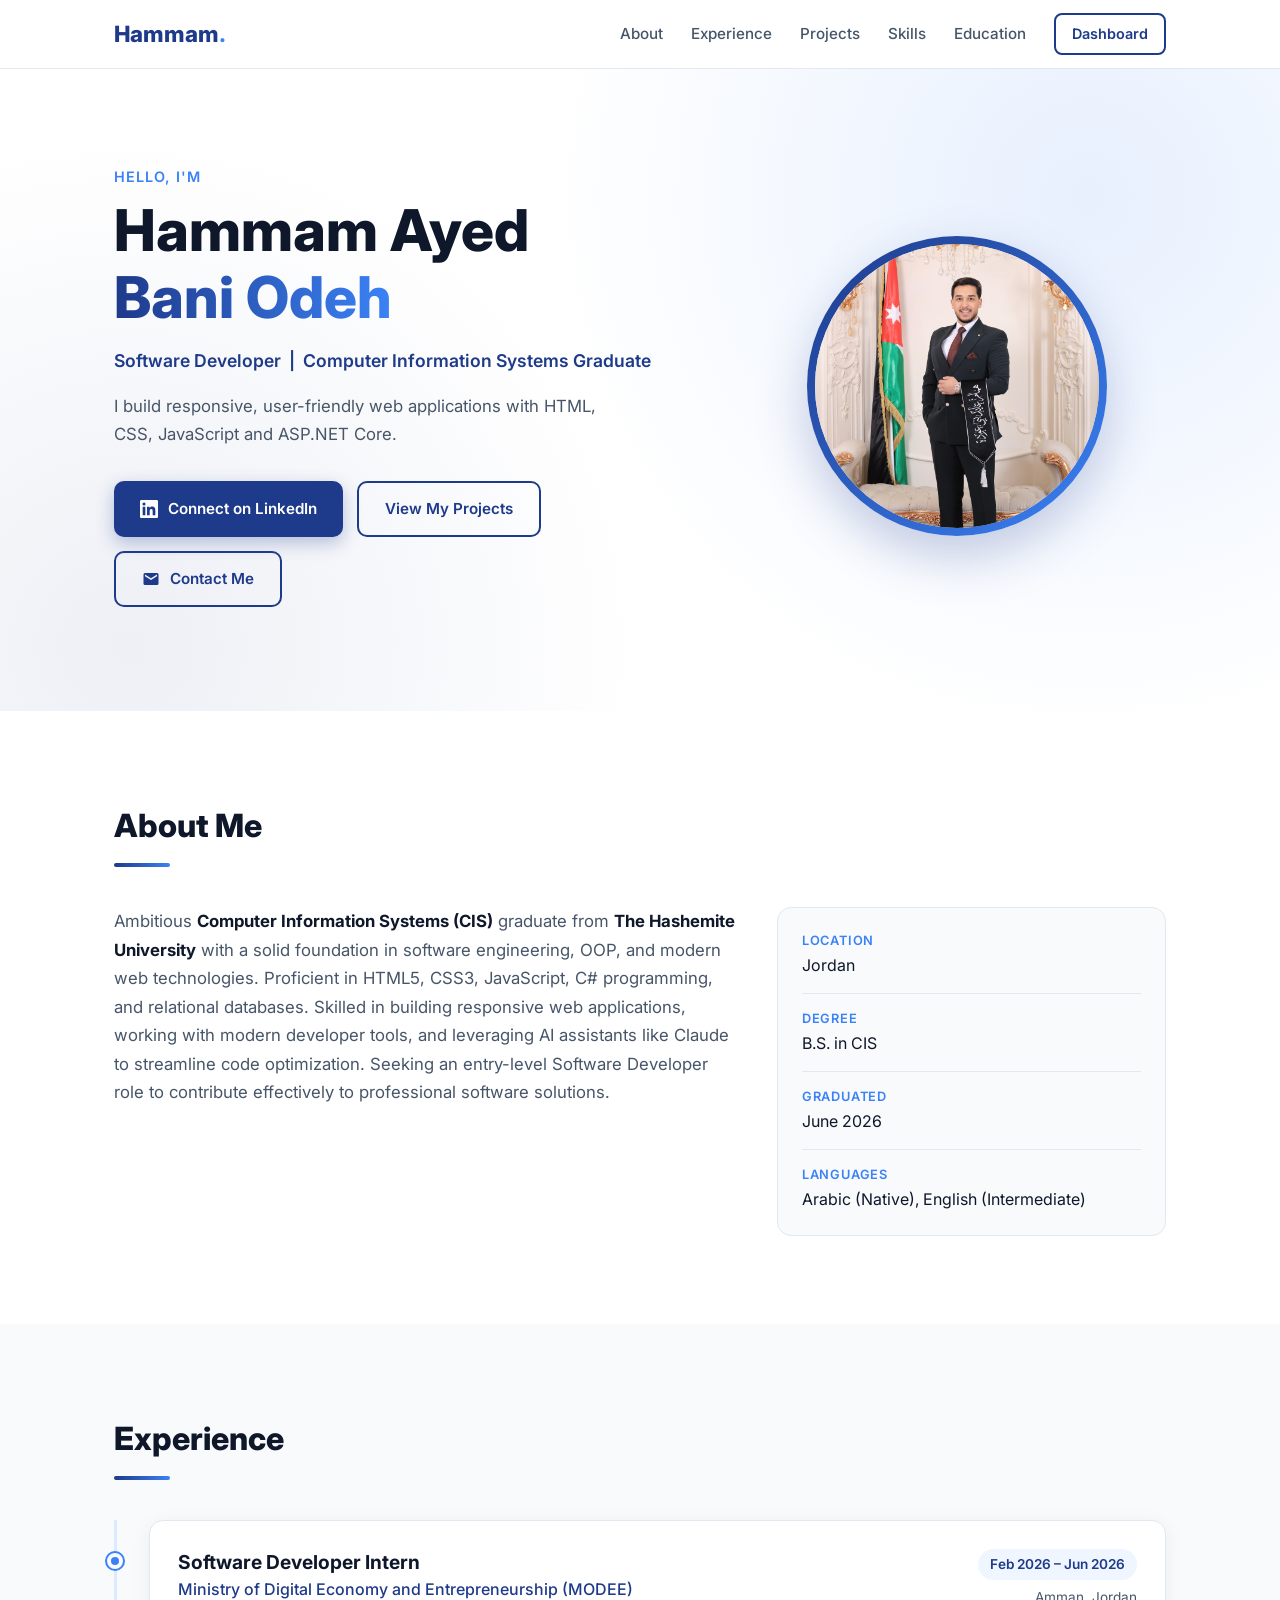
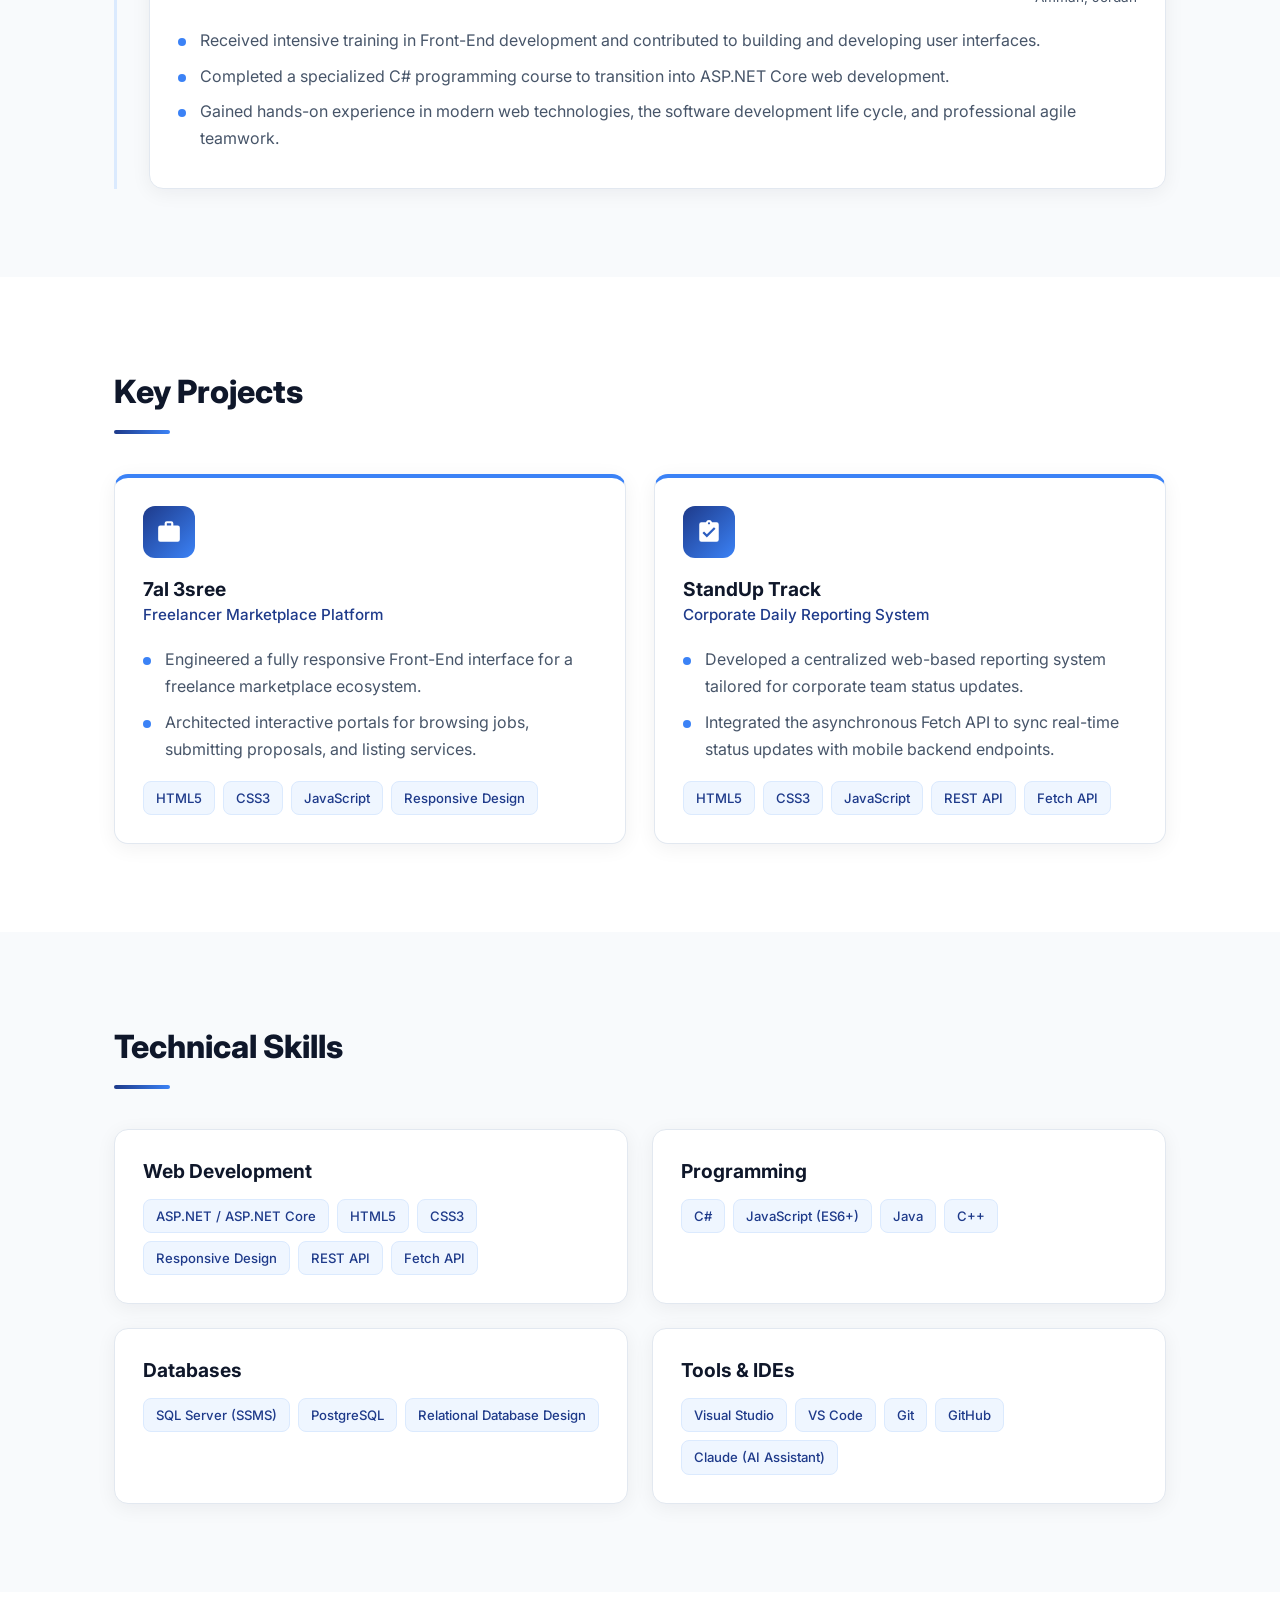
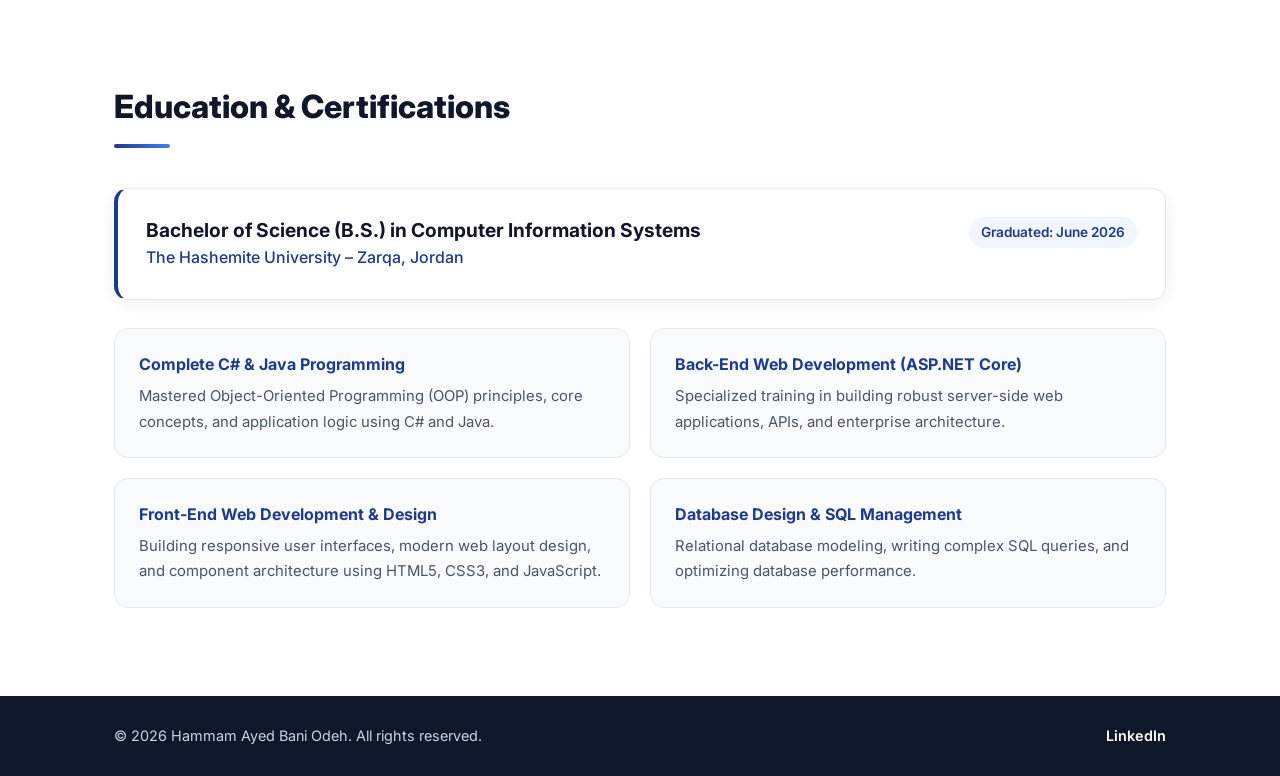
<file: index.html>
<!DOCTYPE html>
<html lang="en">
<head>
  <meta charset="UTF-8">
  <meta name="viewport" content="width=device-width, initial-scale=1.0">
  <meta name="description" content="Hammam Bani Odeh - Software Developer and Computer Information Systems graduate.">
  <title>Hammam Bani Odeh | Software Developer</title>
  <link rel="preconnect" href="https://fonts.googleapis.com">
  <link rel="preconnect" href="https://fonts.gstatic.com" crossorigin>
  <link href="https://fonts.googleapis.com/css2?family=Inter:wght@400;500;600;700;800&display=swap" rel="stylesheet">
  <link rel="stylesheet" href="style.css">
</head>
<body>

  <!-- ===== Navigation ===== -->
  <header class="navbar">
    <div class="container nav-inner">
      <a href="#home" class="logo">Hammam<span>.</span></a>
      <nav class="nav-links">
        <a href="#about">About</a>
        <a href="#experience">Experience</a>
        <a href="#projects">Projects</a>
        <a href="#skills">Skills</a>
        <a href="#education">Education</a>
      </nav>
      <a href="admin.html" class="btn btn-outline btn-sm nav-btn">Dashboard</a>
    </div>
  </header>

  <main>

    <!-- ===== Hero ===== -->
    <section id="home" class="hero">
      <div class="container hero-inner">
        <div class="hero-text">
          <p class="eyebrow">Hello, I'm</p>
          <h1>Hammam Ayed <br><span class="highlight">Bani Odeh</span></h1>
          <p class="role">Software Developer &nbsp;|&nbsp; Computer Information Systems Graduate</p>
          <p class="hero-desc">
            I build responsive, user-friendly web applications with HTML, CSS, JavaScript
            and ASP.NET Core.
          </p>
          <div class="hero-buttons">
            <a href="https://www.linkedin.com/in/hammam-bani-odeh-6130a2422" target="_blank" rel="noopener" class="btn btn-primary">
              <!-- LinkedIn icon -->
              <svg viewBox="0 0 24 24" aria-hidden="true"><path d="M20.45 20.45h-3.56v-5.57c0-1.33-.02-3.04-1.85-3.04-1.85 0-2.14 1.45-2.14 2.94v5.67H9.35V9h3.41v1.56h.05c.48-.9 1.64-1.85 3.37-1.85 3.6 0 4.27 2.37 4.27 5.46v6.28zM5.34 7.43a2.06 2.06 0 1 1 0-4.13 2.06 2.06 0 0 1 0 4.13zM7.12 20.45H3.56V9h3.56v11.45zM22.22 0H1.77C.79 0 0 .77 0 1.73v20.54C0 23.23.79 24 1.77 24h20.45c.98 0 1.78-.77 1.78-1.73V1.73C24 .77 23.2 0 22.22 0z"/></svg>
              Connect on LinkedIn
            </a>
            <a href="#projects" class="btn btn-outline">View My Projects</a>
            <a href="contact.html" class="btn btn-outline">
              <!-- Mail icon -->
              <svg viewBox="0 0 24 24" aria-hidden="true"><path d="M20 4H4a2 2 0 0 0-2 2v12a2 2 0 0 0 2 2h16a2 2 0 0 0 2-2V6a2 2 0 0 0-2-2zm0 4.24-8 5-8-5V6l8 5 8-5v2.24z"/></svg>
              Contact Me
            </a>
          </div>
        </div>

        <!-- Profile photo: put your photo in this folder and name it "profile.jpg" -->
        <div class="hero-photo">
          <div class="avatar">
            <span class="avatar-initials">HB</span>
            <span class="avatar-img" role="img" aria-label="Photo of Hammam Bani Odeh"></span>
          </div>
        </div>
      </div>
    </section>

    <!-- ===== About ===== -->
    <section id="about" class="section">
      <div class="container">
        <h2 class="section-title">About Me</h2>
        <div class="about-grid">
          <p class="about-text">
            Ambitious <strong>Computer Information Systems (CIS)</strong> graduate from
            <strong>The Hashemite University</strong> with a solid foundation in software engineering,
            OOP, and modern web technologies. Proficient in HTML5, CSS3, JavaScript, C# programming,
            and relational databases. Skilled in building responsive web applications, working with
            modern developer tools, and leveraging AI assistants like Claude to streamline code
            optimization. Seeking an entry-level Software Developer role to contribute effectively
            to professional software solutions.
          </p>
          <ul class="quick-facts">
            <li><span class="fact-label">Location</span><span>Jordan</span></li>
            <li><span class="fact-label">Degree</span><span>B.S. in CIS</span></li>
            <li><span class="fact-label">Graduated</span><span>June 2026</span></li>
            <li><span class="fact-label">Languages</span><span>Arabic (Native), English (Intermediate)</span></li>
          </ul>
        </div>
      </div>
    </section>

    <!-- ===== Experience ===== -->
    <section id="experience" class="section section-alt">
      <div class="container">
        <h2 class="section-title">Experience</h2>
        <div class="timeline">
          <article class="timeline-item card">
            <div class="card-header">
              <div>
                <h3>Software Developer Intern</h3>
                <p class="company">Ministry of Digital Economy and Entrepreneurship (MODEE)</p>
              </div>
              <div class="meta">
                <span class="badge">Feb 2026 – Jun 2026</span>
                <span class="location">Amman, Jordan</span>
              </div>
            </div>
            <ul class="bullets">
              <li>Received intensive training in Front-End development and contributed to building and developing user interfaces.</li>
              <li>Completed a specialized C# programming course to transition into ASP.NET Core web development.</li>
              <li>Gained hands-on experience in modern web technologies, the software development life cycle, and professional agile teamwork.</li>
            </ul>
          </article>
        </div>
      </div>
    </section>

    <!-- ===== Projects ===== -->
    <section id="projects" class="section">
      <div class="container">
        <h2 class="section-title">Key Projects</h2>
        <div class="projects-grid">

          <article class="card project-card">
            <div class="project-icon" aria-hidden="true">
              <svg viewBox="0 0 24 24"><path d="M10 2h4a2 2 0 0 1 2 2v2h4a2 2 0 0 1 2 2v11a2 2 0 0 1-2 2H4a2 2 0 0 1-2-2V8a2 2 0 0 1 2-2h4V4a2 2 0 0 1 2-2zm4 4V4h-4v2h4z"/></svg>
            </div>
            <h3>7al 3sree</h3>
            <p class="project-type">Freelancer Marketplace Platform</p>
            <ul class="bullets">
              <li>Engineered a fully responsive Front-End interface for a freelance marketplace ecosystem.</li>
              <li>Architected interactive portals for browsing jobs, submitting proposals, and listing services.</li>
            </ul>
            <div class="tags">
              <span>HTML5</span><span>CSS3</span><span>JavaScript</span><span>Responsive Design</span>
            </div>
          </article>

          <article class="card project-card">
            <div class="project-icon" aria-hidden="true">
              <svg viewBox="0 0 24 24"><path d="M19 3h-4.18A3 3 0 0 0 12 1a3 3 0 0 0-2.82 2H5a2 2 0 0 0-2 2v14a2 2 0 0 0 2 2h14a2 2 0 0 0 2-2V5a2 2 0 0 0-2-2zm-7 0a1 1 0 1 1 0 2 1 1 0 0 1 0-2zm-2 14-4-4 1.41-1.41L10 14.17l6.59-6.59L18 9l-8 8z"/></svg>
            </div>
            <h3>StandUp Track</h3>
            <p class="project-type">Corporate Daily Reporting System</p>
            <ul class="bullets">
              <li>Developed a centralized web-based reporting system tailored for corporate team status updates.</li>
              <li>Integrated the asynchronous Fetch API to sync real-time status updates with mobile backend endpoints.</li>
            </ul>
            <div class="tags">
              <span>HTML5</span><span>CSS3</span><span>JavaScript</span><span>REST API</span><span>Fetch API</span>
            </div>
          </article>

        </div>
      </div>
    </section>

    <!-- ===== Skills ===== -->
    <section id="skills" class="section section-alt">
      <div class="container">
        <h2 class="section-title">Technical Skills</h2>
        <div class="skills-grid">
          <div class="card skill-card">
            <h3>Web Development</h3>
            <div class="tags">
              <span>ASP.NET / ASP.NET Core</span><span>HTML5</span><span>CSS3</span>
              <span>Responsive Design</span><span>REST API</span><span>Fetch API</span>
            </div>
          </div>
          <div class="card skill-card">
            <h3>Programming</h3>
            <div class="tags">
              <span>C#</span><span>JavaScript (ES6+)</span><span>Java</span><span>C++</span>
            </div>
          </div>
          <div class="card skill-card">
            <h3>Databases</h3>
            <div class="tags">
              <span>SQL Server (SSMS)</span><span>PostgreSQL</span><span>Relational Database Design</span>
            </div>
          </div>
          <div class="card skill-card">
            <h3>Tools &amp; IDEs</h3>
            <div class="tags">
              <span>Visual Studio</span><span>VS Code</span><span>Git</span><span>GitHub</span><span>Claude (AI Assistant)</span>
            </div>
          </div>
        </div>
      </div>
    </section>

    <!-- ===== Education & Certifications ===== -->
    <section id="education" class="section">
      <div class="container">
        <h2 class="section-title">Education &amp; Certifications</h2>

        <article class="card edu-card">
          <div class="card-header">
            <div>
              <h3>Bachelor of Science (B.S.) in Computer Information Systems</h3>
              <p class="company">The Hashemite University – Zarqa, Jordan</p>
            </div>
            <div class="meta">
              <span class="badge">Graduated: June 2026</span>
            </div>
          </div>
        </article>

        <div class="cert-grid">
          <div class="cert">
            <h4>Complete C# &amp; Java Programming</h4>
            <p>Mastered Object-Oriented Programming (OOP) principles, core concepts, and application logic using C# and Java.</p>
          </div>
          <div class="cert">
            <h4>Back-End Web Development (ASP.NET Core)</h4>
            <p>Specialized training in building robust server-side web applications, APIs, and enterprise architecture.</p>
          </div>
          <div class="cert">
            <h4>Front-End Web Development &amp; Design</h4>
            <p>Building responsive user interfaces, modern web layout design, and component architecture using HTML5, CSS3, and JavaScript.</p>
          </div>
          <div class="cert">
            <h4>Database Design &amp; SQL Management</h4>
            <p>Relational database modeling, writing complex SQL queries, and optimizing database performance.</p>
          </div>
        </div>
      </div>
    </section>

  </main>

  <!-- ===== Footer ===== -->
  <footer class="footer">
    <div class="container footer-inner">
      <p>&copy; 2026 Hammam Ayed Bani Odeh. All rights reserved.</p>
      <a href="https://www.linkedin.com/in/hammam-bani-odeh-6130a2422" target="_blank" rel="noopener">LinkedIn</a>
    </div>
  </footer>

</body>
</html>
</file>
<file: style.css>
/* =========================================
   Variables (change colors here)
   ========================================= */
:root {
  --primary: #1e3a8a; /* dark blue */
  --primary-light: #3b82f6; /* bright blue */
  --primary-soft: #eff6ff; /* very light blue */
  --text: #0f172a;
  --text-muted: #475569;
  --bg: #ffffff;
  --bg-alt: #f8fafc;
  --border: #e2e8f0;
  --radius: 14px;
  --shadow: 0 4px 20px rgba(15, 23, 42, 0.06);
  --shadow-hover: 0 12px 32px rgba(30, 58, 138, 0.14);
}

/* =========================================
   Base
   ========================================= */
*,
*::before,
*::after {
  box-sizing: border-box;
  margin: 0;
  padding: 0;
}

html {
  scroll-behavior: smooth;
  scroll-padding-top: 80px;
}

body {
  font-family: "Inter", "Segoe UI", Arial, sans-serif;
  color: var(--text);
  background: var(--bg);
  line-height: 1.7;
}

a {
  color: inherit;
  text-decoration: none;
}

.container {
  width: 100%;
  max-width: 1100px;
  margin: 0 auto;
  padding: 0 24px;
}

/* =========================================
   Navbar
   ========================================= */
.navbar {
  position: sticky;
  top: 0;
  z-index: 100;
  background: rgba(255, 255, 255, 0.85);
  backdrop-filter: blur(10px);
  border-bottom: 1px solid var(--border);
}

.nav-inner {
  display: flex;
  align-items: center;
  justify-content: space-between;
  gap: 28px;
  height: 68px;
}

/* Links sit on the right, next to the Dashboard button (which stays visible on mobile) */
.nav-links {
  margin-left: auto;
}

.nav-btn {
  white-space: nowrap;
}

.logo {
  font-size: 1.4rem;
  font-weight: 800;
  color: var(--primary);
}

.logo span {
  color: var(--primary-light);
}

.nav-links {
  display: flex;
  gap: 28px;
}

.nav-links a {
  font-size: 0.95rem;
  font-weight: 500;
  color: var(--text-muted);
  position: relative;
  transition: color 0.2s;
}

.nav-links a::after {
  content: "";
  position: absolute;
  left: 0;
  bottom: -4px;
  width: 0;
  height: 2px;
  background: var(--primary-light);
  transition: width 0.25s;
}

.nav-links a:hover {
  color: var(--primary);
}

.nav-links a:hover::after {
  width: 100%;
}

/* =========================================
   Hero
   ========================================= */
.hero {
  padding: 96px 0 104px;
  background:
    radial-gradient(
      circle at 85% 20%,
      rgba(59, 130, 246, 0.12),
      transparent 45%
    ),
    radial-gradient(
      circle at 10% 90%,
      rgba(30, 58, 138, 0.08),
      transparent 40%
    ),
    var(--bg);
}

.hero-inner {
  display: grid;
  grid-template-columns: 1.4fr 1fr;
  align-items: center;
  gap: 48px;
}

.eyebrow {
  font-weight: 600;
  color: var(--primary-light);
  letter-spacing: 1px;
  text-transform: uppercase;
  font-size: 0.9rem;
  margin-bottom: 8px;
}

.hero h1 {
  font-size: clamp(2.3rem, 5vw, 3.6rem);
  line-height: 1.15;
  font-weight: 800;
  margin-bottom: 16px;
}

.highlight {
  background: linear-gradient(90deg, var(--primary), var(--primary-light));
  -webkit-background-clip: text;
  background-clip: text;
  color: transparent;
}

.role {
  font-size: 1.1rem;
  font-weight: 600;
  color: var(--primary);
  margin-bottom: 16px;
}

.hero-desc {
  color: var(--text-muted);
  font-size: 1.05rem;
  max-width: 520px;
  margin-bottom: 32px;
}

.hero-buttons {
  display: flex;
  flex-wrap: wrap;
  gap: 14px;
}

.btn {
  display: inline-flex;
  align-items: center;
  gap: 10px;
  padding: 13px 26px;
  border-radius: 10px;
  font-weight: 600;
  font-size: 0.95rem;
  transition:
    transform 0.2s,
    box-shadow 0.2s,
    background 0.2s;
}

.btn svg {
  width: 18px;
  height: 18px;
  fill: currentColor;
}

.btn-primary {
  background: var(--primary);
  color: #fff;
  box-shadow: 0 6px 18px rgba(30, 58, 138, 0.3);
}

.btn-primary:hover {
  background: #1e40af;
  transform: translateY(-2px);
}

.btn-outline {
  border: 2px solid var(--primary);
  color: var(--primary);
}

.btn-outline:hover {
  background: var(--primary-soft);
  transform: translateY(-2px);
}

/* Profile photo (falls back to initials if profile.jpg is missing) */
.hero-photo {
  display: flex;
  justify-content: center;
}

.avatar {
  position: relative;
  width: 300px;
  height: 300px;
  border-radius: 50%;
  padding: 8px;
  background: linear-gradient(135deg, var(--primary), var(--primary-light));
  box-shadow: 0 20px 50px rgba(30, 58, 138, 0.25);
}

.avatar-initials,
.avatar-img {
  position: absolute;
  inset: 8px;
  border-radius: 50%;
}

.avatar-initials {
  display: flex;
  align-items: center;
  justify-content: center;
  background: var(--primary-soft);
  color: var(--primary);
  font-size: 5rem;
  font-weight: 800;
}

.avatar-img {
  background: url("./image00005.jpg") center / cover no-repeat;
}

/* =========================================
   Sections
   ========================================= */
.section {
  padding: 88px 0;
}

.section-alt {
  background: var(--bg-alt);
}

.section-title {
  font-size: 2rem;
  font-weight: 800;
  margin-bottom: 40px;
  position: relative;
  padding-bottom: 14px;
}

.section-title::after {
  content: "";
  position: absolute;
  left: 0;
  bottom: 0;
  width: 56px;
  height: 4px;
  border-radius: 4px;
  background: linear-gradient(90deg, var(--primary), var(--primary-light));
}

/* Card */
.card {
  background: var(--bg);
  border: 1px solid var(--border);
  border-radius: var(--radius);
  padding: 28px;
  box-shadow: var(--shadow);
  transition:
    transform 0.25s,
    box-shadow 0.25s;
}

.card:hover {
  transform: translateY(-4px);
  box-shadow: var(--shadow-hover);
}

.card h3 {
  font-size: 1.2rem;
  font-weight: 700;
  line-height: 1.4;
}

.card-header {
  display: flex;
  justify-content: space-between;
  align-items: flex-start;
  gap: 16px;
  flex-wrap: wrap;
}

.company {
  color: var(--primary);
  font-weight: 500;
}

.meta {
  display: flex;
  flex-direction: column;
  align-items: flex-end;
  gap: 6px;
}

.badge {
  background: var(--primary-soft);
  color: var(--primary);
  font-size: 0.85rem;
  font-weight: 600;
  padding: 4px 12px;
  border-radius: 999px;
  white-space: nowrap;
}

.location {
  font-size: 0.85rem;
  color: var(--text-muted);
}

.bullets {
  list-style: none;
  margin-top: 18px;
  color: var(--text-muted);
}

.bullets li {
  position: relative;
  padding-left: 22px;
  margin-bottom: 8px;
}

.bullets li::before {
  content: "";
  position: absolute;
  left: 0;
  top: 11px;
  width: 8px;
  height: 8px;
  border-radius: 50%;
  background: var(--primary-light);
}

/* Tags */
.tags {
  display: flex;
  flex-wrap: wrap;
  gap: 8px;
  margin-top: 18px;
}

.tags span {
  font-size: 0.82rem;
  font-weight: 500;
  padding: 5px 12px;
  border-radius: 8px;
  background: var(--primary-soft);
  color: var(--primary);
  border: 1px solid #dbeafe;
}

/* =========================================
   About
   ========================================= */
.about-grid {
  display: grid;
  grid-template-columns: 1.6fr 1fr;
  gap: 40px;
  align-items: start;
}

.about-text {
  color: var(--text-muted);
  font-size: 1.05rem;
}

.about-text strong {
  color: var(--text);
}

.quick-facts {
  list-style: none;
  background: var(--bg-alt);
  border: 1px solid var(--border);
  border-radius: var(--radius);
  padding: 8px 24px;
}

.quick-facts li {
  display: flex;
  flex-direction: column;
  padding: 14px 0;
  border-bottom: 1px solid var(--border);
}

.quick-facts li:last-child {
  border-bottom: none;
}

.fact-label {
  font-size: 0.8rem;
  font-weight: 600;
  text-transform: uppercase;
  letter-spacing: 0.8px;
  color: var(--primary-light);
}

/* =========================================
   Experience timeline
   ========================================= */
.timeline {
  position: relative;
  padding-left: 32px;
  border-left: 3px solid #dbeafe;
}

.timeline-item {
  position: relative;
}

.timeline-item::before {
  content: "";
  position: absolute;
  left: -43px;
  top: 32px;
  width: 16px;
  height: 16px;
  border-radius: 50%;
  background: var(--primary-light);
  border: 4px solid var(--bg-alt);
  box-shadow: 0 0 0 2px var(--primary-light);
}

/* =========================================
   Projects
   ========================================= */
.projects-grid {
  display: grid;
  grid-template-columns: repeat(2, 1fr);
  gap: 28px;
}

.project-card {
  border-top: 4px solid var(--primary-light);
}

.project-icon {
  width: 52px;
  height: 52px;
  border-radius: 12px;
  display: flex;
  align-items: center;
  justify-content: center;
  background: linear-gradient(135deg, var(--primary), var(--primary-light));
  margin-bottom: 18px;
}

.project-icon svg {
  width: 26px;
  height: 26px;
  fill: #fff;
}

.project-type {
  color: var(--primary);
  font-weight: 500;
  font-size: 0.95rem;
}

/* =========================================
   Skills
   ========================================= */
.skills-grid {
  display: grid;
  grid-template-columns: repeat(2, 1fr);
  gap: 24px;
}

.skill-card .tags {
  margin-top: 14px;
}

/* =========================================
   Education
   ========================================= */
.edu-card {
  margin-bottom: 28px;
  border-left: 4px solid var(--primary);
}

.cert-grid {
  display: grid;
  grid-template-columns: repeat(2, 1fr);
  gap: 20px;
}

.cert {
  padding: 22px 24px;
  border-radius: var(--radius);
  background: var(--bg-alt);
  border: 1px solid var(--border);
}

.cert h4 {
  font-size: 1rem;
  font-weight: 700;
  color: var(--primary);
  margin-bottom: 6px;
}

.cert p {
  font-size: 0.93rem;
  color: var(--text-muted);
}

/* =========================================
   Footer
   ========================================= */
.footer {
  background: var(--text);
  color: #cbd5e1;
  padding: 28px 0;
  font-size: 0.9rem;
}

.footer-inner {
  display: flex;
  justify-content: space-between;
  align-items: center;
  flex-wrap: wrap;
  gap: 12px;
}

.footer a {
  color: #fff;
  font-weight: 600;
}

.footer a:hover {
  color: var(--primary-light);
}

/* =========================================
   Responsive
   ========================================= */
@media (max-width: 900px) {
  .hero-inner,
  .about-grid {
    grid-template-columns: 1fr;
  }

  .hero-inner {
    text-align: center;
  }

  .hero-photo {
    order: -1;
  }

  .hero-desc {
    margin-left: auto;
    margin-right: auto;
  }

  .hero-buttons {
    justify-content: center;
  }

  .avatar {
    width: 220px;
    height: 220px;
  }

  .avatar-initials {
    font-size: 3.6rem;
  }
}

@media (max-width: 720px) {
  .nav-links {
    display: none;
  }

  .projects-grid,
  .skills-grid,
  .cert-grid {
    grid-template-columns: 1fr;
  }

  .hero {
    padding: 56px 0 72px;
  }

  .section {
    padding: 64px 0;
  }

  .container {
    padding: 0 16px;
  }

  .meta {
    align-items: flex-start;
  }

  .card {
    padding: 22px;
  }

  .timeline {
    padding-left: 22px;
  }

  .timeline-item::before {
    left: -33px;
  }
}

/* =========================================
   Contact page (uses the variables from style.css)
   ========================================= */
.contact-page {
  min-height: calc(100vh - 69px);
  display: grid;
  place-items: center;
  padding: 56px 16px;
  background:
    radial-gradient(circle at 85% 20%, rgba(59, 130, 246, 0.12), transparent 45%),
    radial-gradient(circle at 10% 90%, rgba(30, 58, 138, 0.08), transparent 40%),
    var(--bg-alt);
}

.contact-card {
  width: 100%;
  max-width: 480px;
  background: var(--bg);
  border: 1px solid var(--border);
  border-radius: 20px;
  padding: 36px 32px;
  box-shadow: var(--shadow-hover);
}

/* ---------- progress ---------- */
.steps {
  display: flex;
  justify-content: space-between;
  list-style: none;
  margin-bottom: 28px;
  font-size: 0.85rem;
  color: var(--text-muted);
}
.step { display: flex; align-items: center; gap: 8px; }
.step span {
  width: 28px;
  height: 28px;
  display: grid;
  place-items: center;
  border-radius: 50%;
  border: 2px solid var(--border);
  font-weight: 700;
  transition: all 0.3s;
}
.step.is-active { color: var(--text); font-weight: 600; }
.step.is-active span,
.step.is-done span {
  border-color: var(--primary);
  background: linear-gradient(135deg, var(--primary), var(--primary-light));
  color: #fff;
}

/* ---------- panels ---------- */
.panel { display: none; }
.panel.is-visible { display: block; animation: slideIn 0.4s ease; }
@keyframes slideIn {
  from { opacity: 0; transform: translateX(20px); }
  to { opacity: 1; transform: none; }
}

.contact-card h1 {
  font-size: 1.8rem;
  font-weight: 800;
  line-height: 1.25;
  margin-bottom: 6px;
}
.sub {
  color: var(--text-muted);
  margin-bottom: 24px;
  word-break: break-word;
}

/* ---------- fields ---------- */
.row { display: grid; grid-template-columns: 1fr 1fr; gap: 12px; }
.field { margin-bottom: 14px; }
.field label {
  display: block;
  font-size: 0.9rem;
  font-weight: 600;
  margin-bottom: 6px;
}
.field input {
  width: 100%;
  padding: 12px 14px;
  font: inherit;
  color: var(--text);
  border: 1.5px solid var(--border);
  border-radius: 10px;
  transition: border-color 0.2s, box-shadow 0.2s;
}
.field input:focus {
  outline: none;
  border-color: var(--primary-light);
  box-shadow: 0 0 0 4px rgba(59, 130, 246, 0.15);
}
.field.has-error input { border-color: #dc2626; }
.error {
  display: block;
  min-height: 18px;
  margin-top: 4px;
  font-size: 0.8rem;
  color: #dc2626;
}
.form-message {
  min-height: 22px;
  margin: 4px 0 12px;
  font-size: 0.9rem;
  color: #dc2626;
  text-align: center;
}

/* ---------- buttons (extends .btn from style.css) ---------- */
button.btn {
  border: 0;
  font-family: inherit;
  cursor: pointer;
}
.btn-block {
  width: 100%;
  justify-content: center;
}
.btn:disabled { opacity: 0.7; cursor: wait; transform: none; }
.btn.is-loading .btn-label::after {
  content: "";
  display: inline-block;
  width: 14px;
  height: 14px;
  margin-left: 10px;
  vertical-align: -2px;
  border: 2px solid #fff;
  border-right-color: transparent;
  border-radius: 50%;
  animation: spin 0.7s linear infinite;
}
@keyframes spin { to { transform: rotate(360deg); } }

/* ---------- success ---------- */
#step-success { text-align: center; }
.check { width: 90px; height: 90px; margin: 8px auto 20px; }
.check svg {
  width: 100%;
  height: 100%;
  fill: none;
  stroke: var(--primary-light);
  stroke-width: 3;
  stroke-linecap: round;
  stroke-linejoin: round;
}
.check circle { stroke-dasharray: 151; stroke-dashoffset: 151; animation: draw 0.6s ease forwards; }
.check path { stroke-dasharray: 40; stroke-dashoffset: 40; animation: draw 0.4s 0.5s ease forwards; }
@keyframes draw { to { stroke-dashoffset: 0; } }

@media (max-width: 480px) {
  .contact-card { padding: 28px 20px; }
  .row { grid-template-columns: 1fr; gap: 0; }
}

/* =========================================
   Small button (navbar Dashboard, dashboard actions)
   ========================================= */
.btn-sm {
  padding: 7px 16px;
  font-size: 0.9rem;
  border-radius: 8px;
}

[hidden] {
  display: none !important;
}

/* =========================================
   Admin dashboard (admin.html)
   ========================================= */
.admin-page {
  place-items: start center;
}

.admin-page #login-view,
.admin-page #forgot-view,
.admin-page #reset-view {
  margin-top: 40px;
}

/* Text-only button ("Forgot password?", "Back to sign in") */
.link-btn {
  padding: 0;
  border: 0;
  background: none;
  font: inherit;
  font-size: 0.85rem;
  font-weight: 500;
  color: var(--primary-light);
  cursor: pointer;
}
.link-btn:hover { text-decoration: underline; }
.link-btn:focus-visible { outline: 2px solid var(--primary-light); outline-offset: 2px; border-radius: 4px; }

.field-link {
  display: block;
  margin: 8px 0 0 auto;
}

.form-footer {
  margin-top: 14px;
  text-align: center;
}

.form-message.is-success { color: #16a34a; }

.admin-panel {
  width: 100%;
  max-width: 1000px;
  background: var(--bg);
  border: 1px solid var(--border);
  border-radius: 20px;
  padding: 32px;
  box-shadow: var(--shadow-hover);
  animation: slideIn 0.4s ease;
}

.admin-header {
  display: flex;
  justify-content: space-between;
  align-items: flex-start;
  flex-wrap: wrap;
  gap: 16px;
}

.admin-header h1 {
  font-size: 1.8rem;
  font-weight: 800;
  line-height: 1.25;
  margin-bottom: 4px;
}

.admin-header .sub {
  margin-bottom: 0;
}

.admin-actions {
  display: flex;
  gap: 10px;
}

.admin-panel .form-message {
  text-align: left;
}

.table-wrap {
  overflow-x: auto;
  border: 1px solid var(--border);
  border-radius: 12px;
}

.contacts-table {
  width: 100%;
  border-collapse: collapse;
  font-size: 0.93rem;
}

.contacts-table th,
.contacts-table td {
  padding: 12px 16px;
  text-align: left;
  white-space: nowrap;
  border-bottom: 1px solid var(--border);
}

.contacts-table th {
  background: var(--bg-alt);
  font-size: 0.8rem;
  font-weight: 600;
  text-transform: uppercase;
  letter-spacing: 0.6px;
  color: var(--text-muted);
}

.contacts-table tbody tr:last-child td {
  border-bottom: none;
}

.contacts-table tbody tr:hover {
  background: var(--primary-soft);
}

.contacts-table td:first-child {
  color: var(--text-muted);
}

.contacts-table a {
  color: var(--primary);
  font-weight: 500;
}

.contacts-table a:hover {
  text-decoration: underline;
}

.contacts-table .empty {
  text-align: center;
  color: var(--text-muted);
  padding: 32px 16px;
}

@media (max-width: 600px) {
  .admin-panel {
    padding: 22px 16px;
  }

  .admin-header {
    margin-bottom: 8px;
  }
}

@media (prefers-reduced-motion: reduce) {
  .admin-panel {
    animation: none;
  }

  .contact-page *, .contact-page *::before, .contact-page *::after {
    animation: none !important;
    transition: none !important;
  }
  .check circle, .check path { stroke-dashoffset: 0; }
}
</file>
